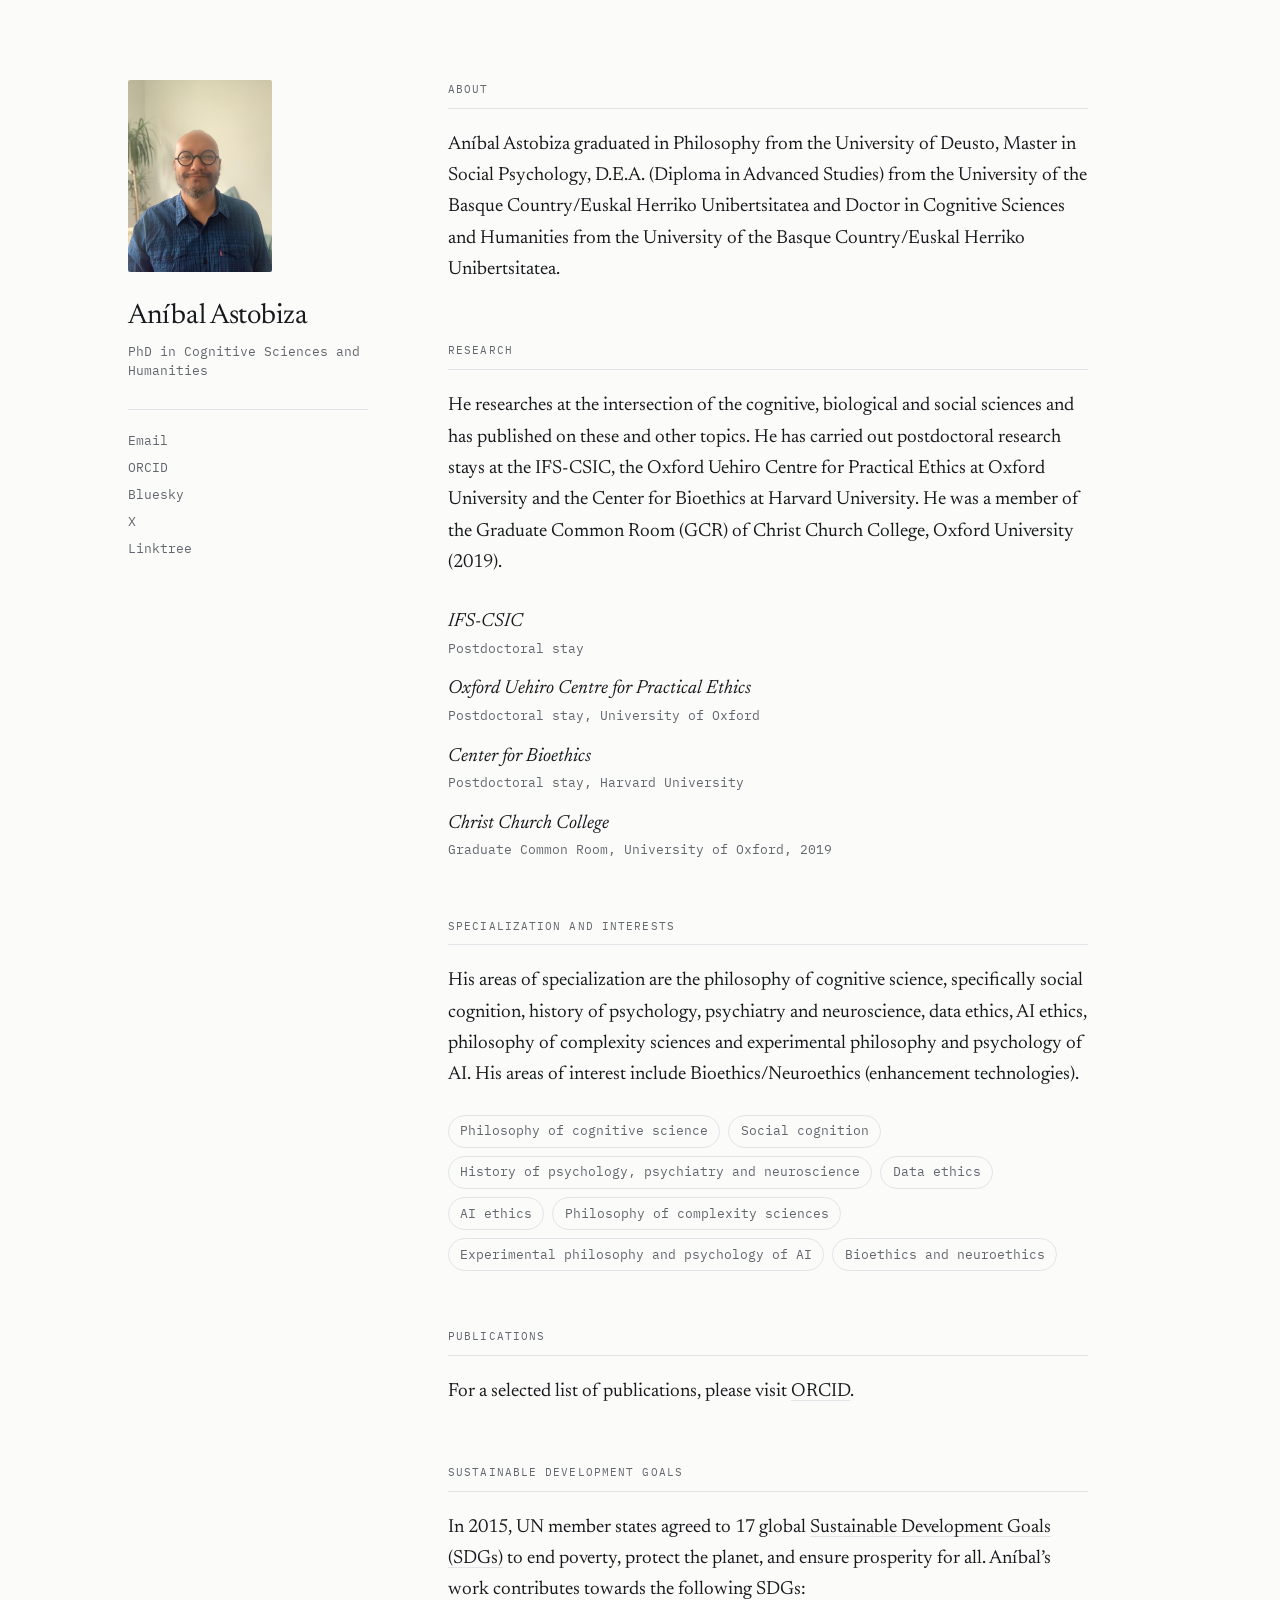
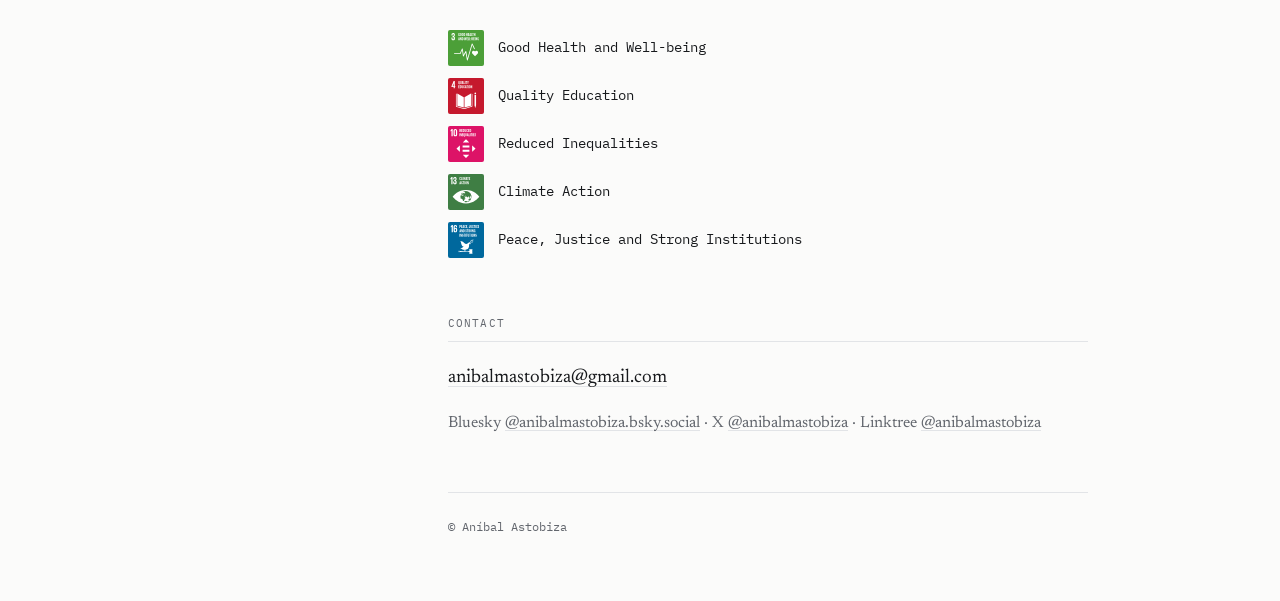
<file: index.html>
<!DOCTYPE html>
<html lang="en">
<head>
  <meta charset="utf-8">
  <meta name="viewport" content="width=device-width, initial-scale=1">
  <title>Aníbal Astobiza</title>
  <meta name="description" content="Aníbal Astobiza. Philosophy of cognitive science, AI ethics, bioethics and experimental philosophy.">
  <meta name="color-scheme" content="light dark">
  <link rel="preconnect" href="https://fonts.googleapis.com">
  <link rel="preconnect" href="https://fonts.gstatic.com" crossorigin>
  <link href="https://fonts.googleapis.com/css2?family=Newsreader:ital,opsz,wght@0,6..72,400;0,6..72,500;1,6..72,400&family=IBM+Plex+Mono:wght@400;500&display=swap" rel="stylesheet">
  <link rel="stylesheet" href="styles.css">
</head>
<body>
  <div class="page">

    <aside class="profile">
      <img class="portrait" src="anibal.jpg" alt="Portrait of Aníbal Astobiza" width="540" height="720">
      <h1>Aníbal Astobiza</h1>
      <p class="role">PhD in Cognitive Sciences and Humanities</p>

      <ul class="links">
        <li><a href="mailto:anibalmastobiza@gmail.com">Email</a></li>
        <li><a href="https://orcid.org/0000-0003-1399-5388">ORCID</a></li>
        <li><a href="https://bsky.app/profile/anibalmastobiza.bsky.social">Bluesky</a></li>
        <li><a href="https://twitter.com/anibalmastobiza">X</a></li>
        <li><a href="https://linktr.ee/anibalmastobiza">Linktree</a></li>
      </ul>
    </aside>

    <main>
      <section id="about">
        <h2>About</h2>
        <p>Aníbal Astobiza graduated in Philosophy from the University of Deusto, Master in Social Psychology, D.E.A. (Diploma in Advanced Studies) from the University of the Basque Country/Euskal Herriko Unibertsitatea and Doctor in Cognitive Sciences and Humanities from the University of the Basque Country/Euskal Herriko Unibertsitatea.</p>
      </section>

      <section id="research">
        <h2>Research</h2>
        <p>He researches at the intersection of the cognitive, biological and social sciences and has published on these and other topics. He has carried out postdoctoral research stays at the IFS-CSIC, the Oxford Uehiro Centre for Practical Ethics at Oxford University and the Center for Bioethics at Harvard University. He was a member of the Graduate Common Room (GCR) of Christ Church College, Oxford University (2019).</p>

        <dl class="stays">
          <div><dt>IFS-CSIC</dt><dd>Postdoctoral stay</dd></div>
          <div><dt>Oxford Uehiro Centre for Practical Ethics</dt><dd>Postdoctoral stay, University of Oxford</dd></div>
          <div><dt>Center for Bioethics</dt><dd>Postdoctoral stay, Harvard University</dd></div>
          <div><dt>Christ Church College</dt><dd>Graduate Common Room, University of Oxford, 2019</dd></div>
        </dl>
      </section>

      <section id="specialization">
        <h2>Specialization and Interests</h2>
        <p>His areas of specialization are the philosophy of cognitive science, specifically social cognition, history of psychology, psychiatry and neuroscience, data ethics, AI ethics, philosophy of complexity sciences and experimental philosophy and psychology of AI. His areas of interest include Bioethics/Neuroethics (enhancement technologies).</p>

        <ul class="tags">
          <li>Philosophy of cognitive science</li>
          <li>Social cognition</li>
          <li>History of psychology, psychiatry and neuroscience</li>
          <li>Data ethics</li>
          <li>AI ethics</li>
          <li>Philosophy of complexity sciences</li>
          <li>Experimental philosophy and psychology of AI</li>
          <li>Bioethics and neuroethics</li>
        </ul>
      </section>

      <section id="publications">
        <h2>Publications</h2>
        <p>For a selected list of publications, please visit <a href="https://orcid.org/0000-0003-1399-5388">ORCID</a>.</p>
      </section>

      <section id="sdg">
        <h2>Sustainable Development Goals</h2>
        <p>In 2015, UN member states agreed to 17 global <a href="https://www.un.org/sustainabledevelopment/sustainable-development-goals/">Sustainable Development Goals (SDGs)</a> to end poverty, protect the planet, and ensure prosperity for all. Aníbal’s work contributes towards the following SDGs:</p>
        <ul class="sdgs">
          <li><img src="good_health_and_well_being-ca66cb937719976ce918816020def2ec.svg" alt="">Good Health and Well-being</li>
          <li><img src="quality_education-b37c6b2dd2b60bc918ec5feef320cb1d.svg" alt="">Quality Education</li>
          <li><img src="reduced_inequalities-8bb4302575a086560a67ee5f8961db72.svg" alt="">Reduced Inequalities</li>
          <li><img src="climate_action-bf9936c5a1e66601be3cd2b75da7ce3f.svg" alt="">Climate Action</li>
          <li><img src="peace_justice_and_strong_institutions-05bb2c5c2784243923979f91286779c0.svg" alt="">Peace, Justice and Strong Institutions</li>
        </ul>
      </section>

      <section id="contact">
        <h2>Contact</h2>
        <p><a href="mailto:anibalmastobiza@gmail.com">anibalmastobiza@gmail.com</a></p>
        <p class="muted">Bluesky <a href="https://bsky.app/profile/anibalmastobiza.bsky.social">@anibalmastobiza.bsky.social</a> · X <a href="https://twitter.com/anibalmastobiza">@anibalmastobiza</a> · Linktree <a href="https://linktr.ee/anibalmastobiza">@anibalmastobiza</a></p>
      </section>

      <footer>© Aníbal Astobiza</footer>
    </main>

  </div>
</body>
</html>
</file>
<file: styles.css>
:root {
  /* Layout: fixed profile column beside a single reading column */
  --bg: #fbfbfa;
  --text: #17191c;
  --muted: #62666d;
  --rule: #e2e4e7;
  --accent: #1f3a5f;
  --serif: "Newsreader", Georgia, "Times New Roman", serif;
  --sans: "IBM Plex Mono", ui-monospace, "SFMono-Regular", Menlo, monospace;
}

@media (prefers-color-scheme: dark) {
  :root:not([data-theme="light"]) {
    --bg: #121417;
    --text: #e6e8eb;
    --muted: #979ca4;
    --rule: #2a2e34;
    --accent: #a9c2e2;
    color-scheme: dark;
  }
}

:root[data-theme="dark"] {
  --bg: #121417;
  --text: #e6e8eb;
  --muted: #979ca4;
  --rule: #2a2e34;
  --accent: #a9c2e2;
  color-scheme: dark;
}

* { box-sizing: border-box; }

html { -webkit-text-size-adjust: 100%; }

body {
  margin: 0;
  background: var(--bg);
  color: var(--text);
  font-family: var(--serif);
  font-size: 1.1875rem;
  line-height: 1.65;
  font-optical-sizing: auto;
}

a {
  color: inherit;
  text-decoration: underline;
  text-decoration-color: var(--rule);
  text-underline-offset: 0.2em;
  text-decoration-thickness: 1px;
  transition: color 0.15s, text-decoration-color 0.15s;
}

@media (prefers-reduced-motion: reduce) {
  a { transition: none; }
}

a:hover { color: var(--accent); text-decoration-color: currentColor; }

.page {
  max-width: 68rem;
  margin: 0 auto;
  padding-block: 5rem 4rem;
  padding-left: max(2rem, env(safe-area-inset-left, 0px));
  padding-right: max(2rem, env(safe-area-inset-right, 0px));
  display: grid;
  grid-template-columns: 15rem 1fr;
  gap: 5rem;
}

/* Profile column */

.profile {
  position: sticky;
  top: 5rem;
  align-self: start;
}

.portrait {
  display: block;
  width: 9rem;
  height: auto;
  aspect-ratio: 3 / 4;
  object-fit: cover;
  border-radius: 2px;
  margin-bottom: 1.75rem;
}

h1 {
  font-weight: 400;
  font-size: 1.75rem;
  line-height: 1.2;
  letter-spacing: -0.01em;
  margin: 0 0 0.5rem;
}

.role {
  font-family: var(--sans);
  font-size: 0.8125rem;
  line-height: 1.5;
  color: var(--muted);
  margin: 0 0 1.75rem;
}

.links {
  list-style: none;
  margin: 0;
  padding: 1.25rem 0 0;
  border-top: 1px solid var(--rule);
  font-family: var(--sans);
  font-size: 0.8125rem;
}

.links li { margin: 0 0 0.35rem; }
.links a { text-decoration: none; color: var(--muted); }
.links a:hover { color: var(--accent); }

/* Main column */

main { max-width: 40rem; min-width: 0; }

h1, h2 { text-wrap: balance; }

a:focus-visible { outline: 2px solid var(--accent); outline-offset: 2px; }

section { margin: 0 0 3.5rem; }

h2 {
  font-family: var(--sans);
  font-weight: 400;
  font-size: 0.6875rem;
  letter-spacing: 0.1em;
  text-transform: uppercase;
  color: var(--muted);
  margin: 0 0 1.25rem;
  padding-bottom: 0.6rem;
  border-bottom: 1px solid var(--rule);
}

p { margin: 0 0 1rem; }

.muted { color: var(--muted); font-size: 1rem; }

.stays {
  margin: 1.75rem 0 0;
  display: grid;
  gap: 0.9rem;
}

.stays div {
  display: grid;
  grid-template-columns: 1fr;
}

.stays dt { font-style: italic; }

.stays dd {
  margin: 0;
  font-family: var(--sans);
  font-size: 0.8125rem;
  color: var(--muted);
}

.tags {
  list-style: none;
  margin: 1.5rem 0 0;
  padding: 0;
  display: flex;
  flex-wrap: wrap;
  gap: 0.5rem;
  font-family: var(--sans);
  font-size: 0.8125rem;
}

.tags li {
  padding: 0.3rem 0.7rem;
  border: 1px solid var(--rule);
  border-radius: 999px;
  color: var(--muted);
}

.sdgs {
  list-style: none;
  margin: 1.5rem 0 0;
  padding: 0;
  display: grid;
  gap: 0.75rem;
  font-family: var(--sans);
  font-size: 0.875rem;
}

.sdgs li {
  display: flex;
  align-items: center;
  gap: 0.9rem;
}

.sdgs img {
  width: 2.25rem;
  height: 2.25rem;
  flex: none;
  border-radius: 2px;
}

footer {
  font-family: var(--sans);
  font-size: 0.75rem;
  color: var(--muted);
  padding-top: 1.5rem;
  border-top: 1px solid var(--rule);
}

/* Narrow screens */

@media (max-width: 52rem) {
  .page {
    grid-template-columns: 1fr;
    gap: 3rem;
    padding-block: 3rem;
    padding-left: max(16px, env(safe-area-inset-left, 0px));
    padding-right: max(16px, env(safe-area-inset-right, 0px));
  }

  .profile { position: static; }

  .portrait { width: 7rem; }

  .links {
    display: flex;
    flex-wrap: wrap;
    gap: 0.4rem 1.1rem;
  }

  .links li { margin: 0; }

  body { font-size: 1.0625rem; }
}
</file>
